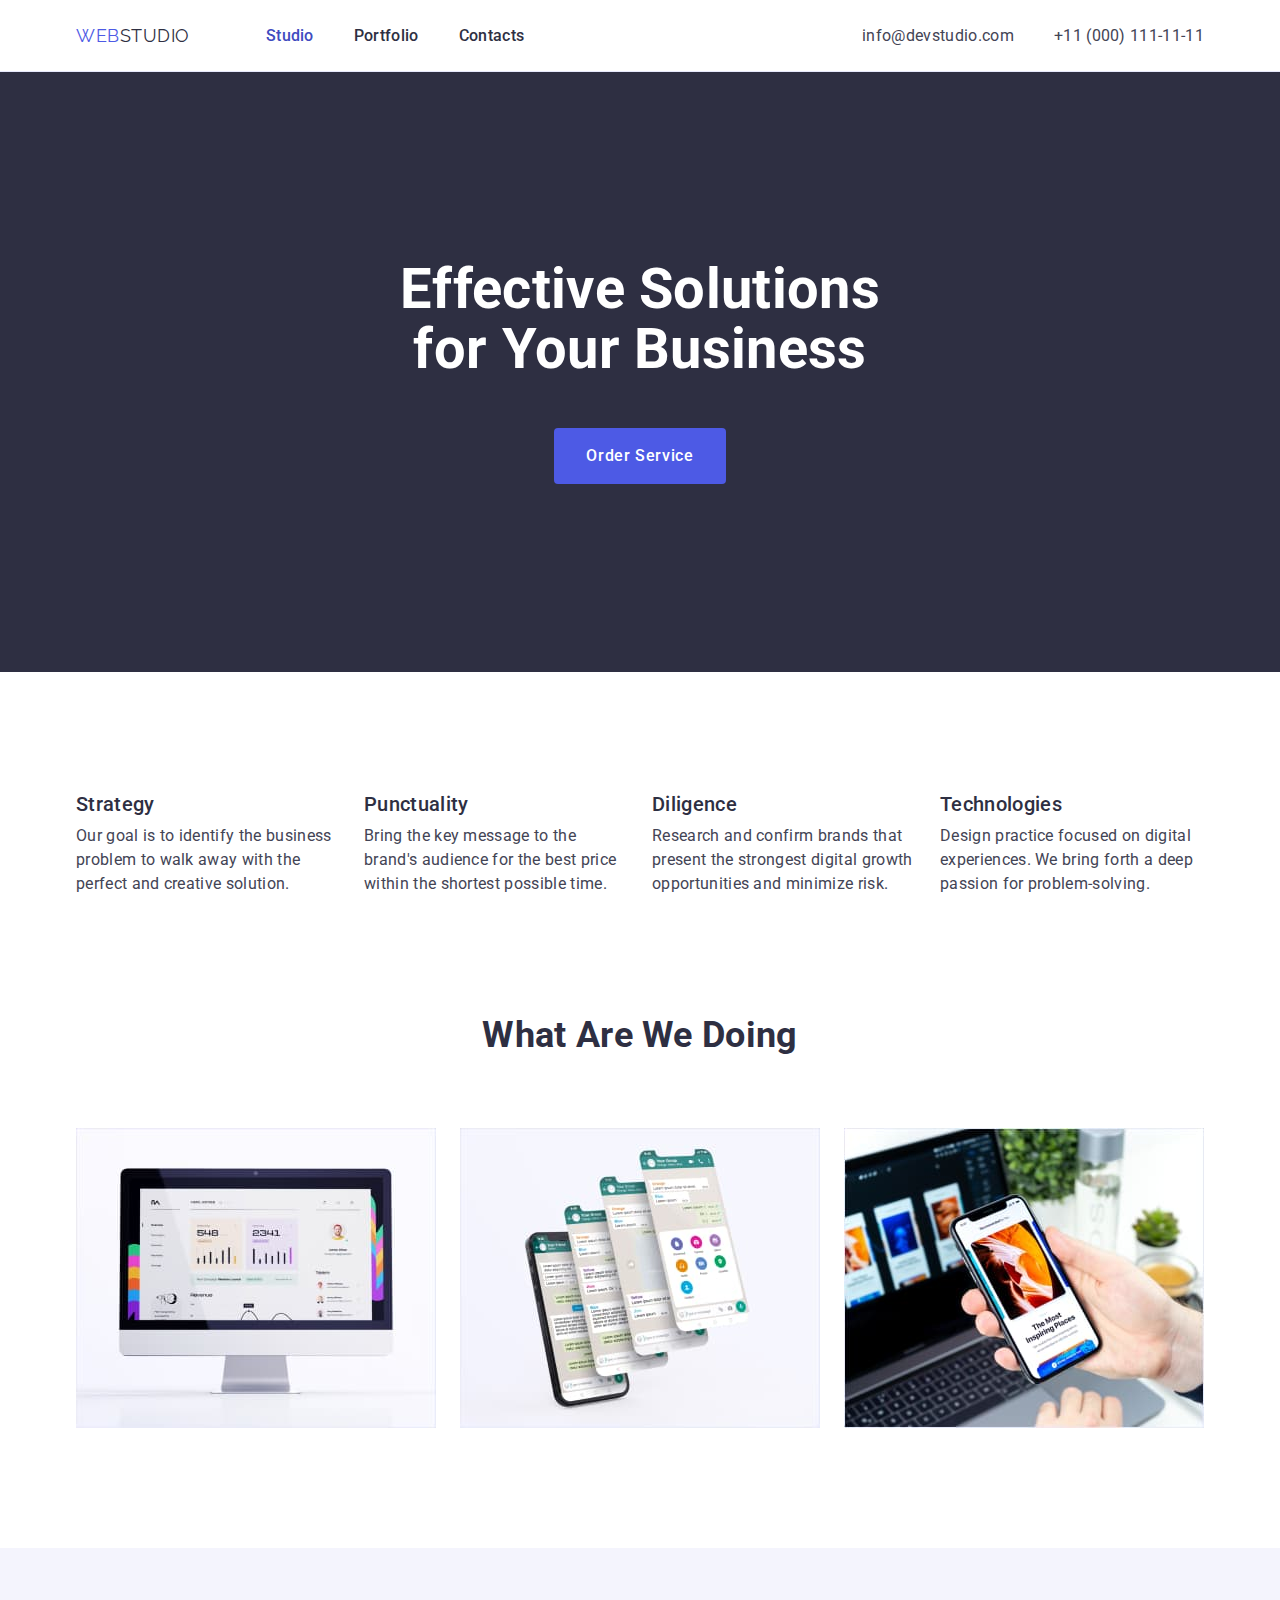
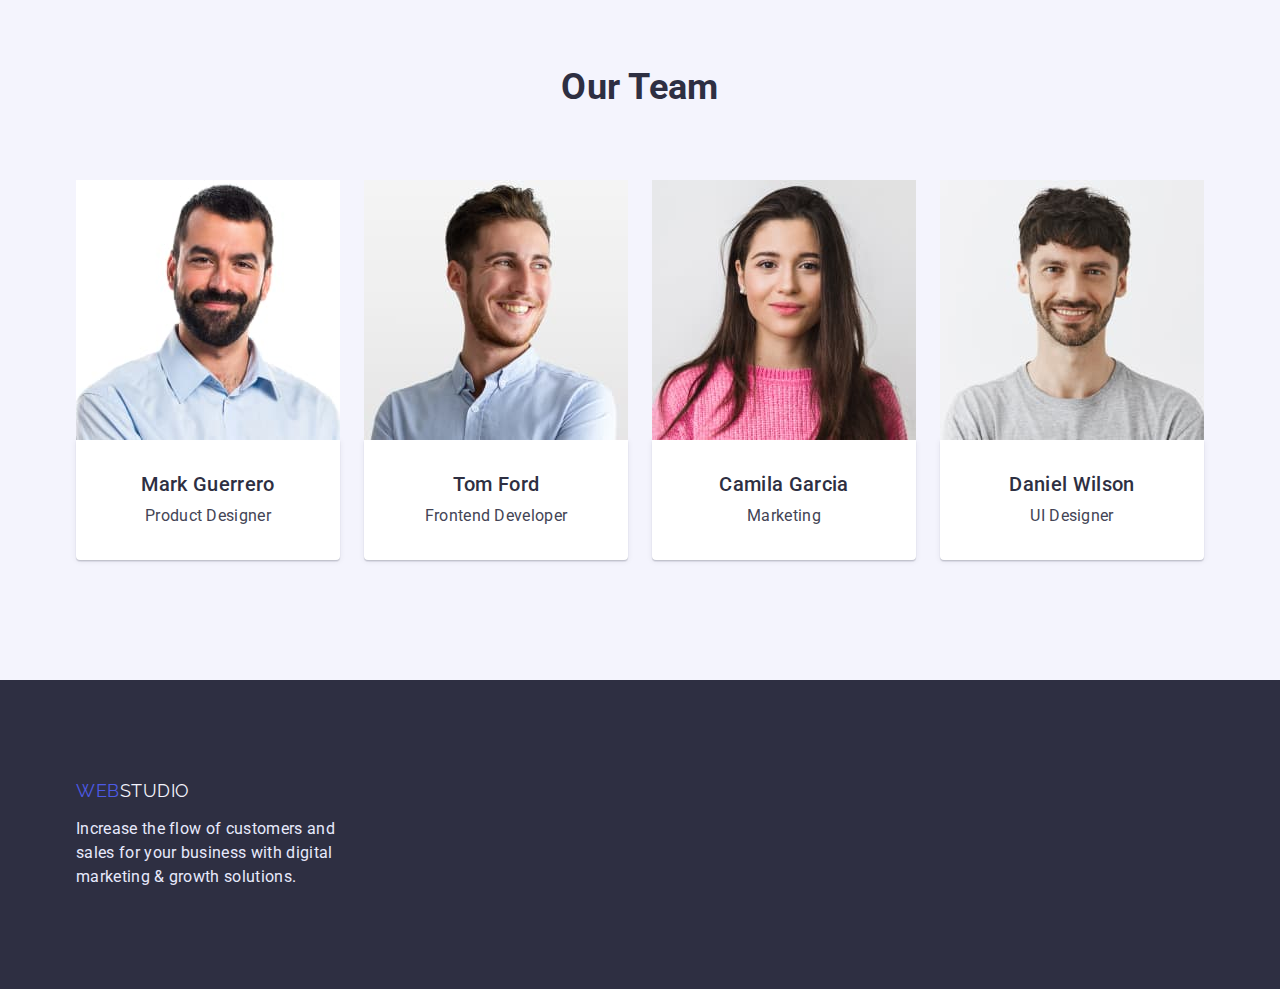
<file: index.html>
<!DOCTYPE html>

<html lang="en">
  <head>
    <meta charset="UTF-8" />
    <meta http-equiv="X-UA-Compatible" content="IE=edge" />
    <meta name="viewport" content="width=device-width, initial-scale=1.0" />
    <title>WebStudio</title>
    <link rel="preconnect" href="https://fonts.googleapis.com" />
    <link rel="preconnect" href="https://fonts.gstatic.com" crossorigin />
    <link
      href="https://fonts.googleapis.com/css2?family=Raleway:wght@800&family=Roboto:wght@400;500;700&display=swap"
      rel="stylesheet"
    />
    <link
      rel="stylesheet"
      href="https://cdnjs.cloudflare.com/ajax/libs/modern-normalize/1.1.0/modern-normalize.min.css"
    />
    <link rel="stylesheet" href="./css/styles.css" />
  </head>

  <body class="main-page">
    <!--Header-->
    <header class="header-page">
      <div class="header-cntnr container">
        <nav class="header-nav">
          <a href="./index.html" class="header-logo logo"
            ><span class="accent">Web</span>Studio</a
          >
          <ul class="header-menu list">
            <li class="menu-item">
              <a href="./index.html" class="navigation current">Studio</a>
            </li>
            <li class="menu-item">
              <a href="./Portfolio.html" class="navigation">Portfolio</a>
            </li>
            <li class="menu-item">
              <a href="" class="navigation">Contacts</a>
            </li>
          </ul>
        </nav>
        <address>
          <ul class="addrss list">
            <li class="addrss-item">
              <a href="mailto:info@devstudio.com" class="email"
                >info@devstudio.com</a
              >
            </li>
            <li class="addrss-item">
              <a href="tel:+110001111111" class="tel">+11 (000) 111-11-11</a>
            </li>
          </ul>
        </address>
      </div>
    </header>

    <main>
      <!--Hero-->
      <section class="hero">
        <div class="hero-container container">
          <h1 class="hero-title">
            Effective Solutions <span class="small">for</span> Your Business
          </h1>
          <button type="button" class="btn">Order Service</button>
        </div>
      </section>

      <!--Values-->
      <section class="section values">
        <div class="container">
          <h2 class="hidden-ttl">Values</h2>
          <ul class="values-list list">
            <li>
              <h3 class="values-title ttl">Strategy</h3>
              <p>
                Our goal is to identify the business problem to walk away with
                the perfect and creative solution.
              </p>
            </li>
            <li>
              <h3 class="values-title ttl">Punctuality</h3>
              <p>
                Bring the key message to the brand's audience for the best price
                within the shortest possible time.
              </p>
            </li>
            <li>
              <h3 class="values-title ttl">Diligence</h3>
              <p>
                Research and confirm brands that present the strongest digital
                growth opportunities and minimize risk.
              </p>
            </li>
            <li>
              <h3 class="values-title ttl">Technologies</h3>
              <p>
                Design practice focused on digital experiences. We bring forth a
                deep passion for problem-solving.
              </p>
            </li>
          </ul>
        </div>
      </section>

      <!--Services-->
      <section class="section services">
        <div class="container">
          <h2 class="services-title ttl">What are we doing</h2>
          <ul class="services-list list">
            <li>
              <img
                src="./images/img1.jpg"
                alt="Computer"
                width="360"
                height="300"
              />
            </li>
            <li>
              <img
                src="./images/img2.jpg"
                alt="Cellphone"
                width="360"
                height="300"
              />
            </li>
            <li>
              <img
                src="./images/img3.jpg"
                alt="Computer and cellphone"
                width="360"
                height="300"
              />
            </li>
          </ul>
        </div>
      </section>

      <!--Team-->
      <section class="section team">
        <div class="container">
          <h2 class="team-title ttl">Our Team</h2>
          <ul class="team-list list">
            <li class="team-item">
              <img
                src="./images/mark.jpg"
                alt="Mark Guerrero"
                width="264"
                height="260"
              />
              <div class="team-content">
                <h3 class="name ttl">Mark Guerrero</h3>
                <p>Product Designer</p>
              </div>
            </li>
            <li class="team-item">
              <img
                src="./images/tom.jpg"
                alt="Tom Ford"
                width="264"
                height="260"
              />
              <div class="team-content">
                <h3 class="name ttl">Tom Ford</h3>
                <p>Frontend Developer</p>
              </div>
            </li>
            <li class="team-item">
              <img
                src="./images/camila.jpg"
                alt="Camila Garcia"
                width="264"
                height="260"
              />
              <div class="team-content">
                <h3 class="name ttl">Camila Garcia</h3>
                <p>Marketing</p>
              </div>
            </li>
            <li class="team-item">
              <img
                src="./images/daniel.jpg"
                alt="Daniel Wilson"
                width="264"
                height="260"
              />
              <div class="team-content">
                <h3 class="name ttl">Daniel Wilson</h3>
                <p>UI Designer</p>
              </div>
            </li>
          </ul>
        </div>
      </section>
    </main>

    <!--Підвал-->
    <footer class="ftr">
      <div class="container">
        <a href="./index.html" class="ftr-logo logo"
          ><span class="accent">Web</span>Studio</a
        >
        <p>
          Increase the flow of customers and sales for your business with
          digital marketing & growth solutions.
        </p>
      </div>
    </footer>
  </body>
</html>
</file>
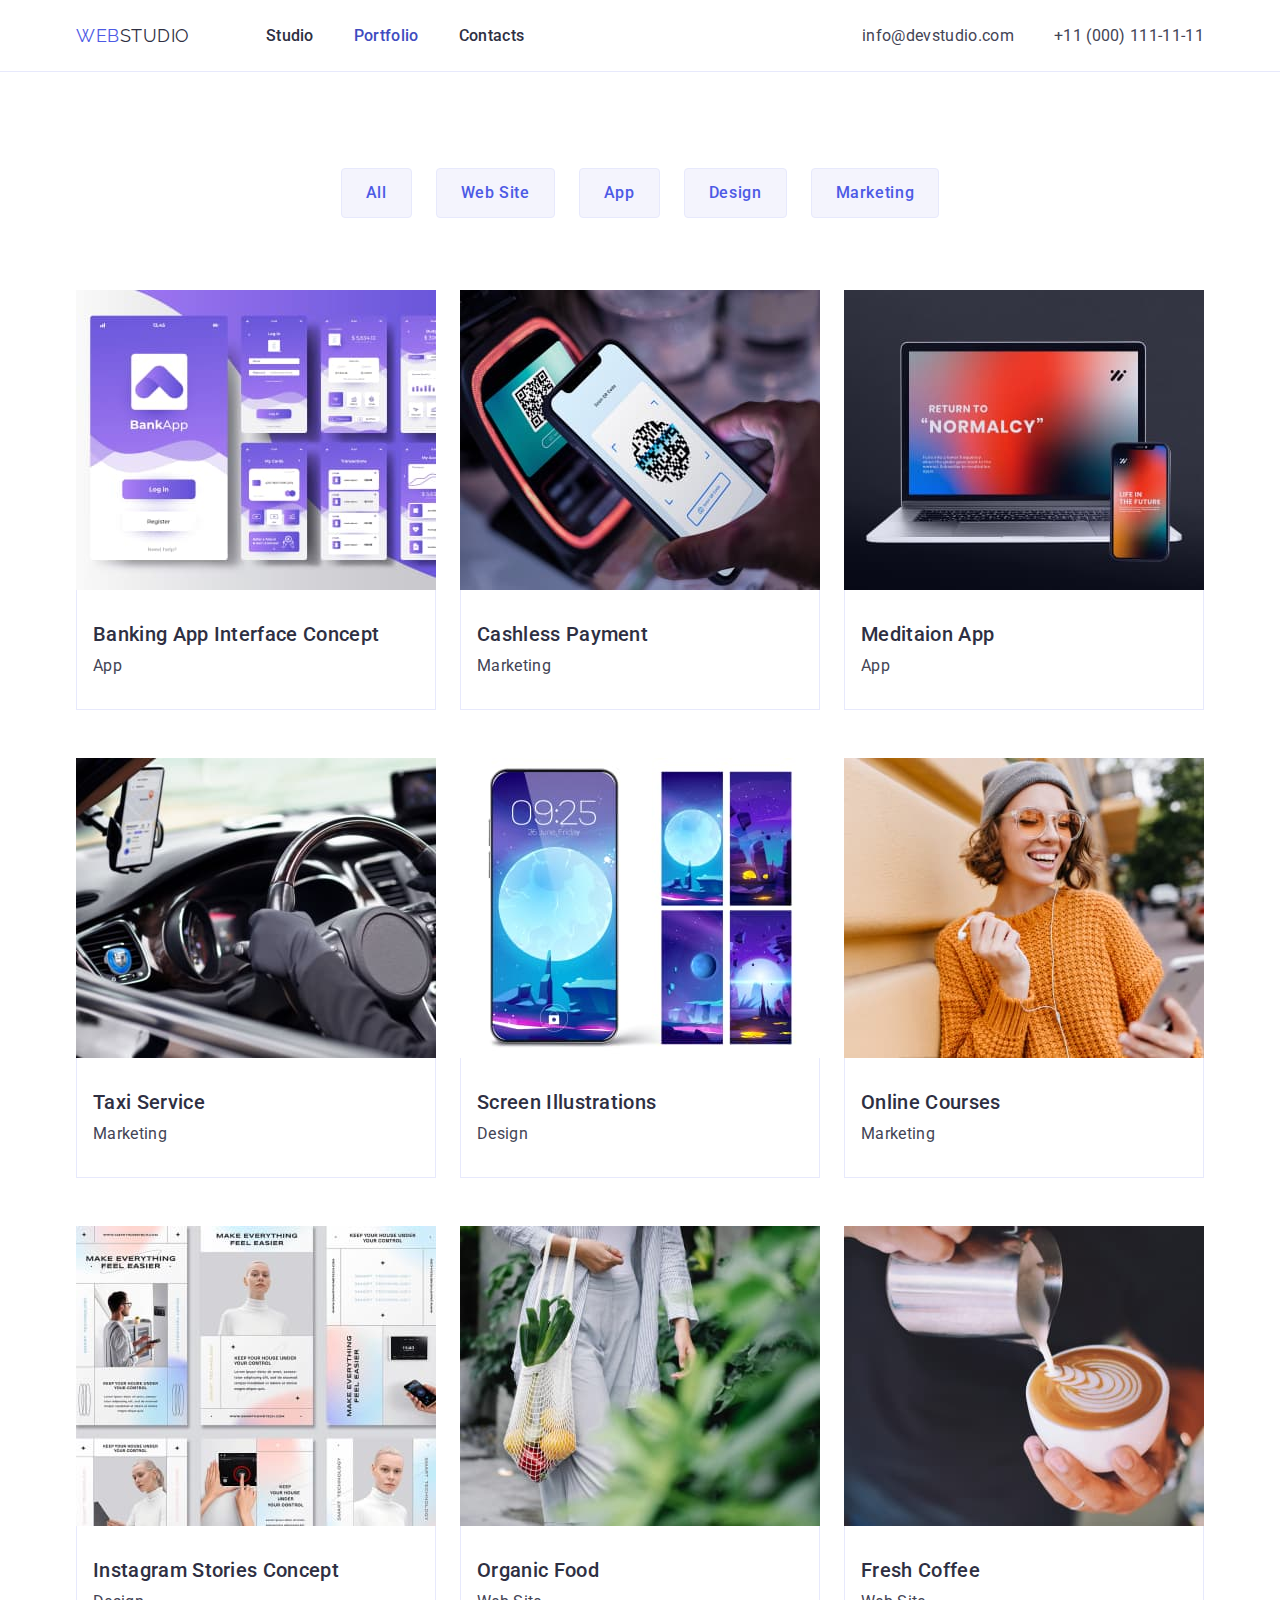
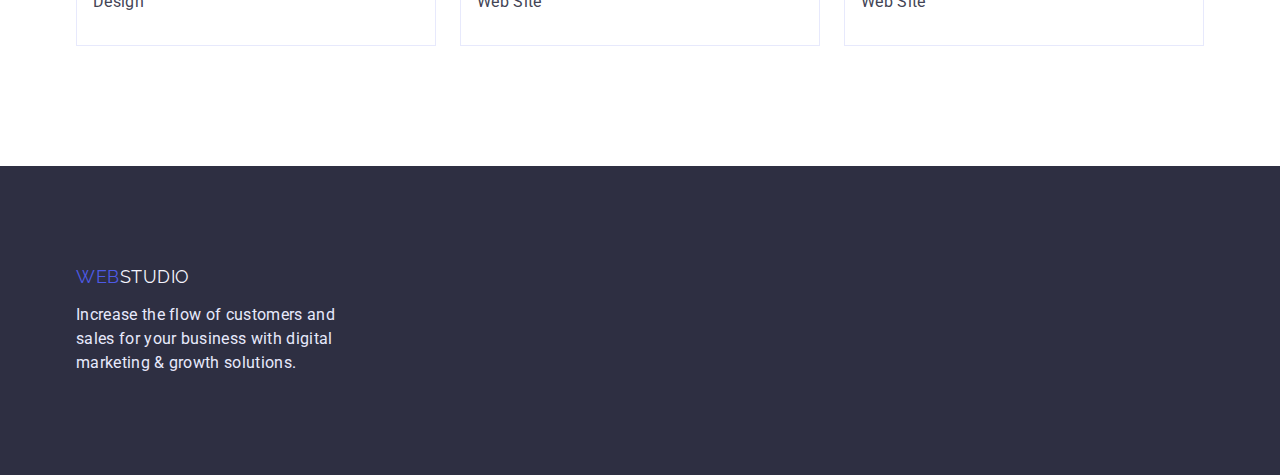
<file: Portfolio.html>
<!DOCTYPE html>
<html lang="en">
  <head>
    <meta charset="UTF-8" />
    <meta http-equiv="X-UA-Compatible" content="IE=edge" />
    <meta name="viewport" content="width=device-width, initial-scale=1.0" />
    <title>WebStudio</title>
    <link rel="preconnect" href="https://fonts.googleapis.com" />
    <link rel="preconnect" href="https://fonts.gstatic.com" crossorigin />
    <link
      href="https://fonts.googleapis.com/css2?family=Raleway:wght@800&family=Roboto:wght@400;500;700&display=swap"
      rel="stylesheet"
    />
    <link
      rel="stylesheet"
      href="https://cdnjs.cloudflare.com/ajax/libs/modern-normalize/1.1.0/modern-normalize.min.css"
    />
    <link rel="stylesheet" href="./css/styles.css" />
  </head>

  <body>
    <!--Header-->
    <header class="header-page">
      <div class="header-cntnr container">
        <nav class="header-nav">
          <a href="./index.html" class="header-logo logo"
            ><span class="accent">Web</span>Studio</a
          >
          <ul class="header-menu list">
            <li class="menu-item">
              <a href="./index.html" class="navigation">Studio</a>
            </li>
            <li class="menu-item">
              <a href="./Portfolio.html" class="navigation current"
                >Portfolio</a
              >
            </li>
            <li class="menu-item">
              <a href="" class="navigation">Contacts</a>
            </li>
          </ul>
        </nav>
        <address>
          <ul class="addrss list">
            <li class="addrss-item">
              <a href="mailto:info@devstudio.com" class="email"
                >info@devstudio.com</a
              >
            </li>
            <li class="addrss-item">
              <a href="tel:+110001111111" class="tel">+11 (000) 111-11-11</a>
            </li>
          </ul>
        </address>
      </div>
    </header>

    <main>
      <!--Cards-->
      <section class="cards">
        <div class="container">
          <h1 class="hidden-ttl">Cards</h1>
          <ul class="filter-cards list">
            <li class="filter-item">
              <button type="button" class="filter-btn">All</button>
            </li>
            <li class="filter-item">
              <button type="button" class="filter-btn">Web Site</button>
            </li>
            <li class="filter-item">
              <button type="button" class="filter-btn">App</button>
            </li>
            <li class="filter-item">
              <button type="button" class="filter-btn">Design</button>
            </li>
            <li class="filter-item">
              <button type="button" class="filter-btn">Marketing</button>
            </li>
          </ul>
          <h2 class="hidden-ttl">Projects</h2>
          <ul class="cards-list list">
            <li class="card-item">
              <a href="" class="card"
                ><img
                  src="./images/banking.jpg"
                  alt="Banking App"
                  width="360"
                  height="300"
                />
                <div class="card-content">
                  <h3 class="card-ttl ttl">Banking App Interface Concept</h3>
                  <p>App</p>
                </div></a
              >
            </li>
            <li class="card-item">
              <a href="" class="card"
                ><img
                  src="./images/qrcode.jpg"
                  alt="QR code"
                  width="360"
                  height="300"
                />
                <div class="card-content">
                  <h3 class="card-ttl ttl">Cashless Payment</h3>
                  <p>Marketing</p>
                </div></a
              >
            </li>
            <li class="card-item">
              <a href="" class="card"
                ><img
                  src="./images/notebook.jpg"
                  alt="Notebook"
                  width="360"
                  height="300"
                />
                <div class="card-content">
                  <h3 class="card-ttl ttl">Meditaion App</h3>
                  <p>App</p>
                </div></a
              >
            </li>
            <li class="card-item">
              <a href="" class="card"
                ><img
                  src="./images/car.jpg"
                  alt="Car steering wheel"
                  width="360"
                  height="300"
                />
                <div class="card-content">
                  <h3 class="card-ttl ttl">Taxi Service</h3>
                  <p>Marketing</p>
                </div></a
              >
            </li>
            <li class="card-item">
              <a href="" class="card"
                ><img
                  src="./images/cellphone.jpg"
                  alt="Cellphone"
                  width="360"
                  height="300"
                />
                <div class="card-content">
                  <h3 class="card-ttl ttl">Screen Illustrations</h3>
                  <p>Design</p>
                </div></a
              >
            </li>
            <li class="card-item">
              <a href="" class="card"
                ><img
                  src="./images/girl.jpg"
                  alt="Girl"
                  width="360"
                  height="300"
                />
                <div class="card-content">
                  <h3 class="card-ttl ttl">Online Courses</h3>
                  <p>Marketing</p>
                </div></a
              >
            </li>
            <li class="card-item">
              <a href="" class="card"
                ><img
                  src="./images/persons.jpg"
                  alt="Persons"
                  width="360"
                  height="300"
                />
                <div class="card-content">
                  <h3 class="card-ttl ttl">Instagram Stories Concept</h3>
                  <p>Design</p>
                </div></a
              >
            </li>
            <li class="card-item">
              <a href="" class="card"
                ><img
                  src="./images/fruit.jpg"
                  alt="Fruit"
                  width="360"
                  height="300"
                />
                <div class="card-content">
                  <h3 class="card-ttl ttl">Organic Food</h3>
                  <p>Web Site</p>
                </div></a
              >
            </li>
            <li class="card-item">
              <a href="" class="card"
                ><img
                  src="./images/coffee.jpg"
                  alt="Coffee"
                  width="360"
                  height="300"
                />
                <div class="card-content">
                  <h3 class="card-ttl ttl">Fresh Coffee</h3>
                  <p>Web Site</p>
                </div></a
              >
            </li>
          </ul>
        </div>
      </section>
    </main>

    <!--Підвал-->
    <footer class="ftr">
      <div class="container">
        <a href="./index.html" class="ftr-logo logo"
          ><span class="accent">Web</span>Studio</a
        >
        <p>
          Increase the flow of customers and sales for your business with
          digital marketing & growth solutions.
        </p>
      </div>
    </footer>
  </body>
</html>
</file>
<file: css/styles.css>
/* основний колір текста #434455;*/
/* колір текста другої частини лого хедера, навігація та заголовки #2E2F42; */
/* колір текста героя  #FFFFFF; */
/* колір першої частини текста лого і кнопки #4D5AE5 * /
/* колір кнопки при hover та навігації при актів  #404BBF */
/* колір другої частини лого футера #F4F4FD */
/* колір текста футера #E7E9FC; */
/* бекграунд головний  #FFFFFF */
/* бекграунд другорядний #F4F4FD */
/* бекграунд темних секцій #2E2F42 */

:root {
    --primary-text-color:#434455;
    --title-text-color:#2E2F42;
    --hero-text-color: #FFFFFF;
    --footer-text-color: #E7E9FC;
    --primary-backgraund-color: #FFFFFF;
    --hero-footer-backgraund-color: #2E2F42;
    --button-backgraund-color: #4D5AE5;
    --activ-hover-color: #404BBF;
    --secondary-backgraund-color: #F4F4FD;
    --accent-color: #4D5AE5;
    --logo-footer-second-part: #F4F4FD;
    --hover-text-color-prtfl: #FFFFFF;
    --main-text-font: 'Roboto', sans-serif;
    --logo-text-font: 'Raleway', sans-serif;
}

body {
    color: var(--primary-text-color);
    background-color: var(--primary-backgraund-color);
    font-family: var(--main-text-font);
    font-size: 16px;
    line-height: 1.5;
    letter-spacing: 0.02em;
}

/* Загальні налаштування контейнера */

.container {
    width: 1158px;
    margin-left: auto;
    margin-right: auto;
    padding-left: 15px;
    padding-right: 15px;
    /* outline: 2px solid tomato; */
}

/* Зкинути крапки */
.list {
    list-style: none;
}

/* Зкидання відступів */
h1,
h2,
h3,
h4 {
    margin: 0;
}

p,
ul {
    margin-top: 0;
    margin-bottom: 0;
    padding-left: 0;
}

/* Перевизначення картинок в блоки */

img {
    display: block;
}

/* Загальні падінги у секцій */

.section {
    padding-top: 120px;
    padding-bottom: 120px;
}

/*  Заголовки */

.ttl {
    color: var(--title-text-color);
    text-transform: capitalize;
}

.hidden-ttl {
    position: absolute;
    width: 1px;
    height: 1px;
    margin: -1px;
    border: 0;
    padding: 0;

    white-space: nowrap;
    clip-path: inset(100%);
    clip: rect(0 0 0 0);
    overflow: hidden;
    }

.values-title,
.name.ttl,
.card-ttl {
    margin-bottom: 8px;
    font-weight: 500;
    font-size: 20px;
    line-height: 1.2;
}

.services-title,
.team-title {
    margin-bottom: 72px;
    text-align: center;
    font-weight: 700;
    font-size: 36px;
    line-height: 1.11;
    
}

/* Логотип */
.logo {
    font-family: var(--logo-text-font);
    font-size: 18px;
    letter-spacing: 0.03em;
    text-decoration: none;
    text-transform:uppercase;
}

.accent {
    color: var(--accent-color);
}

.header-logo {
    margin-right: 76px;
    line-height: 1.33;
}

.ftr-logo {
    display: inline-block;
    margin-bottom: 16px;
    line-height: 1.17;
    color: var(--logo-footer-second-part);
}

/* ========= Хедер ========= */

.header-cntnr {
    display: flex;
    justify-content: space-between;
    align-items: center;
}

.header-page {
    border-bottom: 1px solid var(--footer-text-color);
}

/* Навігація сайту */

.header-nav a {
    color: var(--title-text-color);
    text-decoration: none;
}

.header-nav,
.header-menu,
.addrss {
    display: flex;
}

.navigation {
    font-weight: 500;
    font-size: 16px;
}

.menu-item:not(:last-child),
.addrss-item:not(:last-child) {
    margin-right: 40px;
}

.navigation:hover,
.navigation:focus,
.navigation.current {
    color: var(--activ-hover-color);
}

/* Адреса */

.addrss a {
    color: var(--primary-text-color);
    font-style: normal;
    text-decoration: none;
}

.email:hover,
.tel:hover,
.email:focus,
.tel:focus {
    color: var(--activ-hover-color);
}

.header-cntnr a {
    display: block;
    padding-top: 24px;
    padding-bottom: 23px;
}

/* ================ Герой ====================== */

.hero {
    padding-top: 188px;
    padding-bottom: 188px;
    text-align: center;
    color: var(--hero-text-color);
    background-color: var(--hero-footer-backgraund-color);
}

.hero-title {
    max-width: 494px;
    margin-bottom: 48px;
    margin-left: auto;
    margin-right: auto;
    font-size: 56px;
    line-height: 1.07;
    text-transform: capitalize;
    text-align: center;
}

.small {
    text-transform: none;
}

/* Кнопка */
.btn {
    /* min-width: 169px; */
    padding: 16px 32px;
    border-radius: 4px;
    border: none;
    margin-left: auto;
    margin-right: auto;

    color: var(--hero-text-color);
    background-color: var(--button-backgraund-color);
    font-family: inherit;
    font-weight: 500;
    font-size: inherit;
    line-height: inherit;
    letter-spacing: 0.04em;
    cursor: pointer;
}
.btn:hover,
.btn:focus {
    background-color: var(--activ-hover-color);
    box-shadow: 0px 4px 4px rgba(0, 0, 0, 0.15);
}

/* ================= Цінності ================= */

.values {
    padding-bottom: 60px;
}

.values-list {
    display: flex;
    flex-wrap: wrap;
    gap: 24px;
}

.values-list li {
    flex-basis: calc((100% - 3*24px) / 4);
}

/* ================== Сервіс ================== */

.services {
    padding-top: 60px;
}

.services-list {
    display: flex;
    flex-wrap: wrap;
    gap: 24px;
}

/* ================= Команда ====================== */

.team {
    background-color: var(--secondary-backgraund-color);
}

.team-list {
    display: flex;
    flex-wrap: wrap;
    gap: 24px;
}

.team-item {
    flex-basis: calc((100% - 3*24px) / 4);
}

.name.ttl,
.team-item p {
    text-align: center;
}

.team-content {
    background-color: var(--primary-backgraund-color);
    padding-bottom: 32px;
    padding-top: 32px;
    box-shadow: 0px 1px 6px rgba(46, 47, 66, 0.08), 0px 1px 1px rgba(46, 47, 66, 0.16), 0px 2px 1px rgba(46, 47, 66, 0.08);
    border-radius: 0px 0px 4px 4px;
}

/* ==================== Стилізація футера =========== */
.ftr {
    padding-top: 100px;
    padding-bottom: 100px;
    color: var(--footer-text-color);
    background-color: var(--hero-footer-backgraund-color);
}

.ftr p {
    max-width: 264px;
}

/* =============== Портфоліо ===================== */

.cards {
    padding-top: 96px;
    padding-bottom: 120px;
}

.filter-cards {
    display: flex;
    justify-content: center;
    margin-bottom: 72px;
}

.filter-btn {
    padding: 12px 24px;
    border: 1px solid var(--footer-text-color);
    border-radius: 4px;
    color: var(--accent-color);
    background-color: var(--secondary-backgraund-color);
    font-family: inherit;
    font-weight: 500;
    font-size: inherit;
    line-height: inherit;
    letter-spacing: 0.04em;
    cursor: pointer;
}

.filter-btn:hover,
.filter-btn:focus {
    color: var(--hover-text-color-prtfl);
    background-color: var(--activ-hover-color);
    box-shadow: 0px 3px 1px rgba(0, 0, 0, 0.1), 0px 2px 1px rgba(0, 0, 0, 0.08), 0px 2px 2px rgba(0, 0, 0, 0.12);
}

.filter-item:not(:last-child) {
    margin-right: 24px;
}

.cards-list {
    display: flex;
    flex-wrap: wrap;
    row-gap: 48px;
    column-gap: 24px;
}

.card-item {
    flex-basis: calc((100% - 2*24px) / 3);
}

.card {
    text-decoration: none;
    color: var(--primary-text-color);
}

.card-content {
    padding-top: 32px;
    padding-bottom: 31px;
    padding-left: 16px;
    border-bottom: 1px solid var(--footer-text-color);
    border-left: 1px solid var(--footer-text-color);
    border-right: 1px solid var(--footer-text-color);
}
</file>
